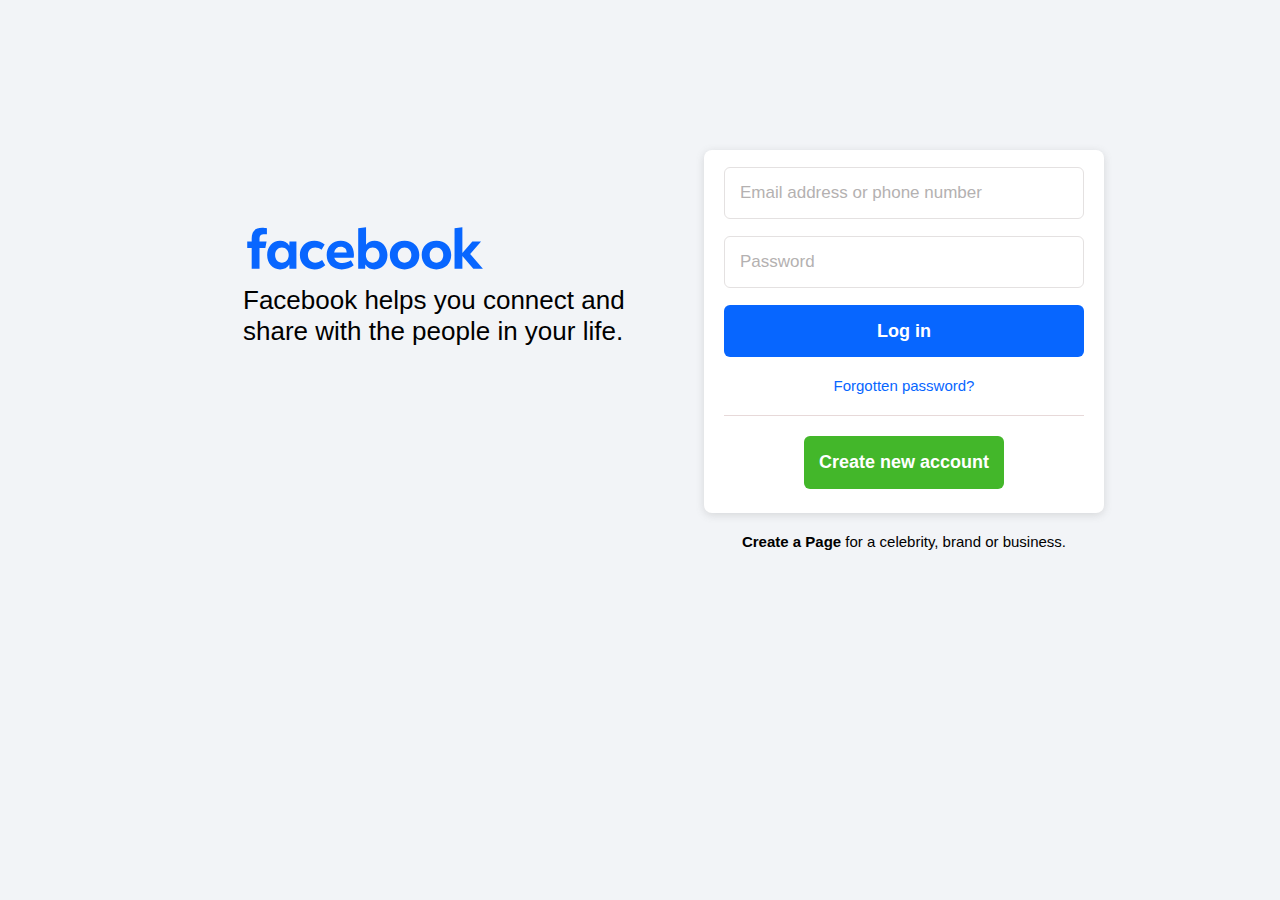
<file: index.html>
<!DOCTYPE html>
<html lang="en">
<head>
    <meta charset="UTF-8">
    <meta name="viewport" content="width=device-width, initial-scale=1.0">
    <title>Document</title>
    <link rel="stylesheet" href="home.css">
</head>
<body>
    
   <div class="main">
    <div class="sub1">

        <img src="logo.svg" alt="">
        <p class="xyz">Facebook helps you connect and share with the people in your life.</p>

    </div>
    <div class="sub2">

        <div class="form-div">

            
            <form action="">
                <input type="text" placeholder="Email address or phone number">
                <input type="password" placeholder="Password">
                <input value="Log in" type="submit">

            </form>
            <a href="">Forgotten password?</a>
            <hr>
            <button class="btn">Create new account</button>

        </div>

        <p> <a class="b" href="">Create a Page</a> for a celebrity, brand or business.</p>
    </div>
   </div>
</body>
</html>
</file>
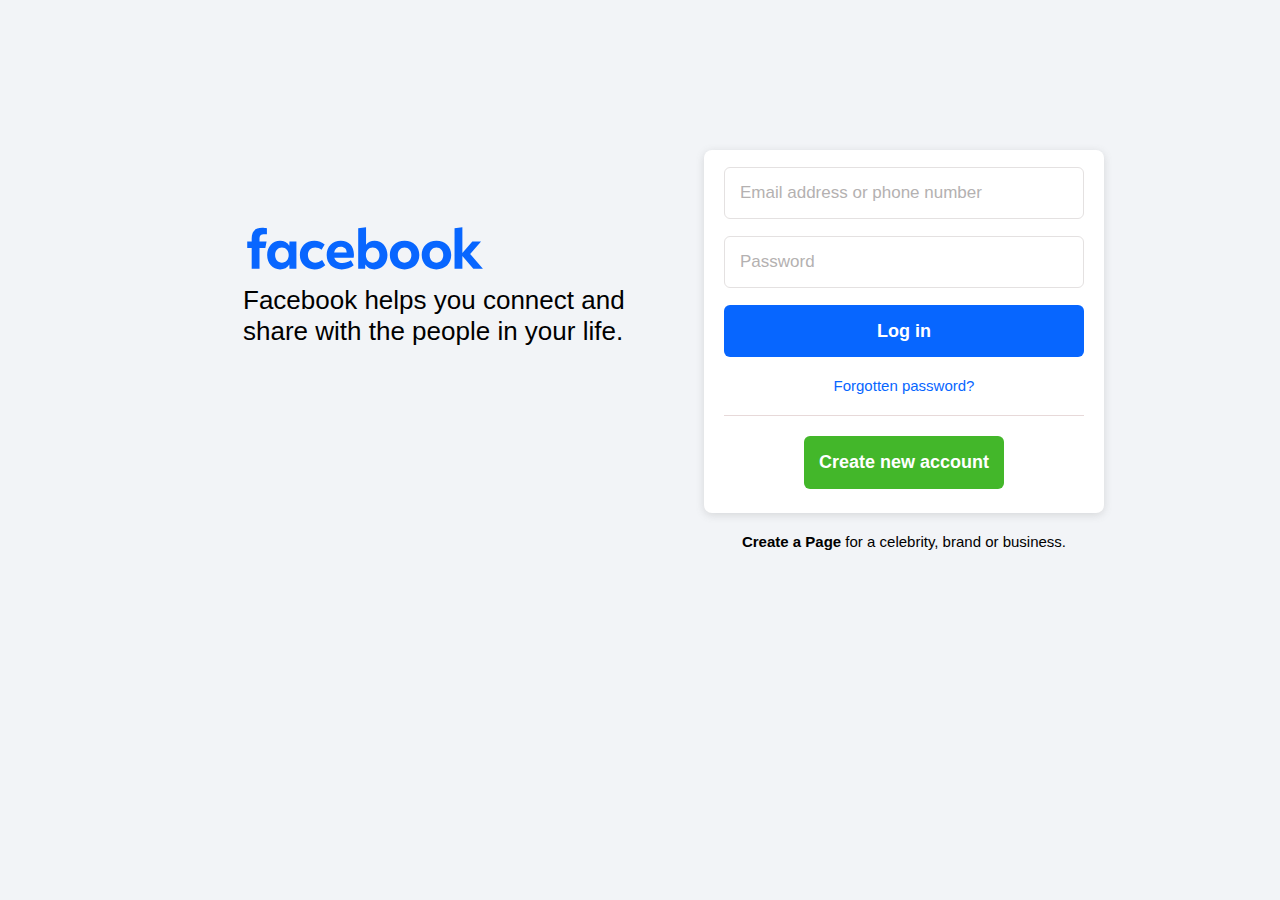
<file: home.html>
<!DOCTYPE html>
<html lang="en">
<head>
    <meta charset="UTF-8">
    <meta name="viewport" content="width=device-width, initial-scale=1.0">
    <title>Document</title>
    <link rel="stylesheet" href="home.css">
</head>
<body>
    
   <div class="main">
    <div class="sub1">

        <img src="logo.svg" alt="">
        <p class="xyz">Facebook helps you connect and share with the people in your life.</p>

    </div>
    <div class="sub2">

        <div class="form-div">

            
            <form action="">
                <input type="text" placeholder="Email address or phone number">
                <input type="password" placeholder="Password">
                <input value="Log in" type="submit">

            </form>
            <a href="">Forgotten password?</a>
            <hr>
            <button class="btn">Create new account</button>

        </div>

        <p> <a class="b" href="">Create a Page</a> for a celebrity, brand or business.</p>
    </div>
   </div>
</body>
</html>
</file>
<file: home.css>
*{
    padding: 0;
    margin: 0;
    box-sizing: border-box;
    font-family: Arial, Helvetica, sans-serif;
}
body{
    background-color: #f2f4f7;
}
.sub1{
    width: 55%;
    height: 100vh;
    /* background-color: antiquewhite; */
    padding-left: 220px;
    
}
.sub2{
    width: 45%;
    height: 100vh;
    /* background-color: rgb(147, 233, 160); */
    
}

.main{
    display: flex;
    flex-wrap: wrap;
}
img{
    width: 290px;
    margin-top: 200px;
}
.xyz{
    font-size: 26px;
    font-family: Arial, Helvetica, sans-serif;
    margin-left: 23px;
    margin-top: -15px;
    margin-right: 50px;
}

.form-div{
    width: 400px;
    padding-bottom: 24px;
    border-radius: 8px;
    background-color: white;
    text-align: center;
    margin-top: 150px;
    box-shadow: rgba(99, 99, 99, 0.2) 0px 2px 8px 0px;
}
input{
    width: 90%;
    height: 52px;
    margin-top: 17px;
    border-radius: 6px;
     
}

input[type='submit']{
    background-color: #0766ff;
    border: none;
    color: white;
    font-size: 18px;
    font-weight: bold;
    margin-bottom: 20px;
}

input[type='submit']:hover{
    background-color: #0766ffef;

}

input[type='text'],input[type='password']{

border: 1px solid rgb(228, 225, 225);
font-size: 17px;
padding-left: 15px;
 
}::placeholder{
    color: rgb(180, 177, 177);
}



input[type='text']:focus,input[type='password']:focus{

    outline: 1px solid #3a85ffef;
    box-shadow: rgba(0, 0, 0, 0.04) 0px 3px 5px;
}


.form-div a{
    text-decoration: none;
    color: #0766ff;
    font-size: 15px;   
}

hr{
 border: none;
 border-top: 1px solid rgb(231, 217, 217);
 width: 90%;
 margin: auto;
 margin-top: 20px;
}
.btn{
    width: 50%;
    height: 53px;
    background-color: #43b72a;
    border: none;
    color: white;
    font-size: 18px;
    font-weight: bold;
     border-radius: 6px;
     margin-top: 20px;
     cursor: pointer;
}

.btn:hover{
    background-color: #35a31c;
  
}

.sub2 p{
font-size: 15px;
 
width: 400px;
text-align: center;
margin-top: 20px;
}
.b{
    color: black;
    font-weight: bolder;
    text-decoration: none;
}

.b:hover{
    text-decoration: underline;
}
</file>
